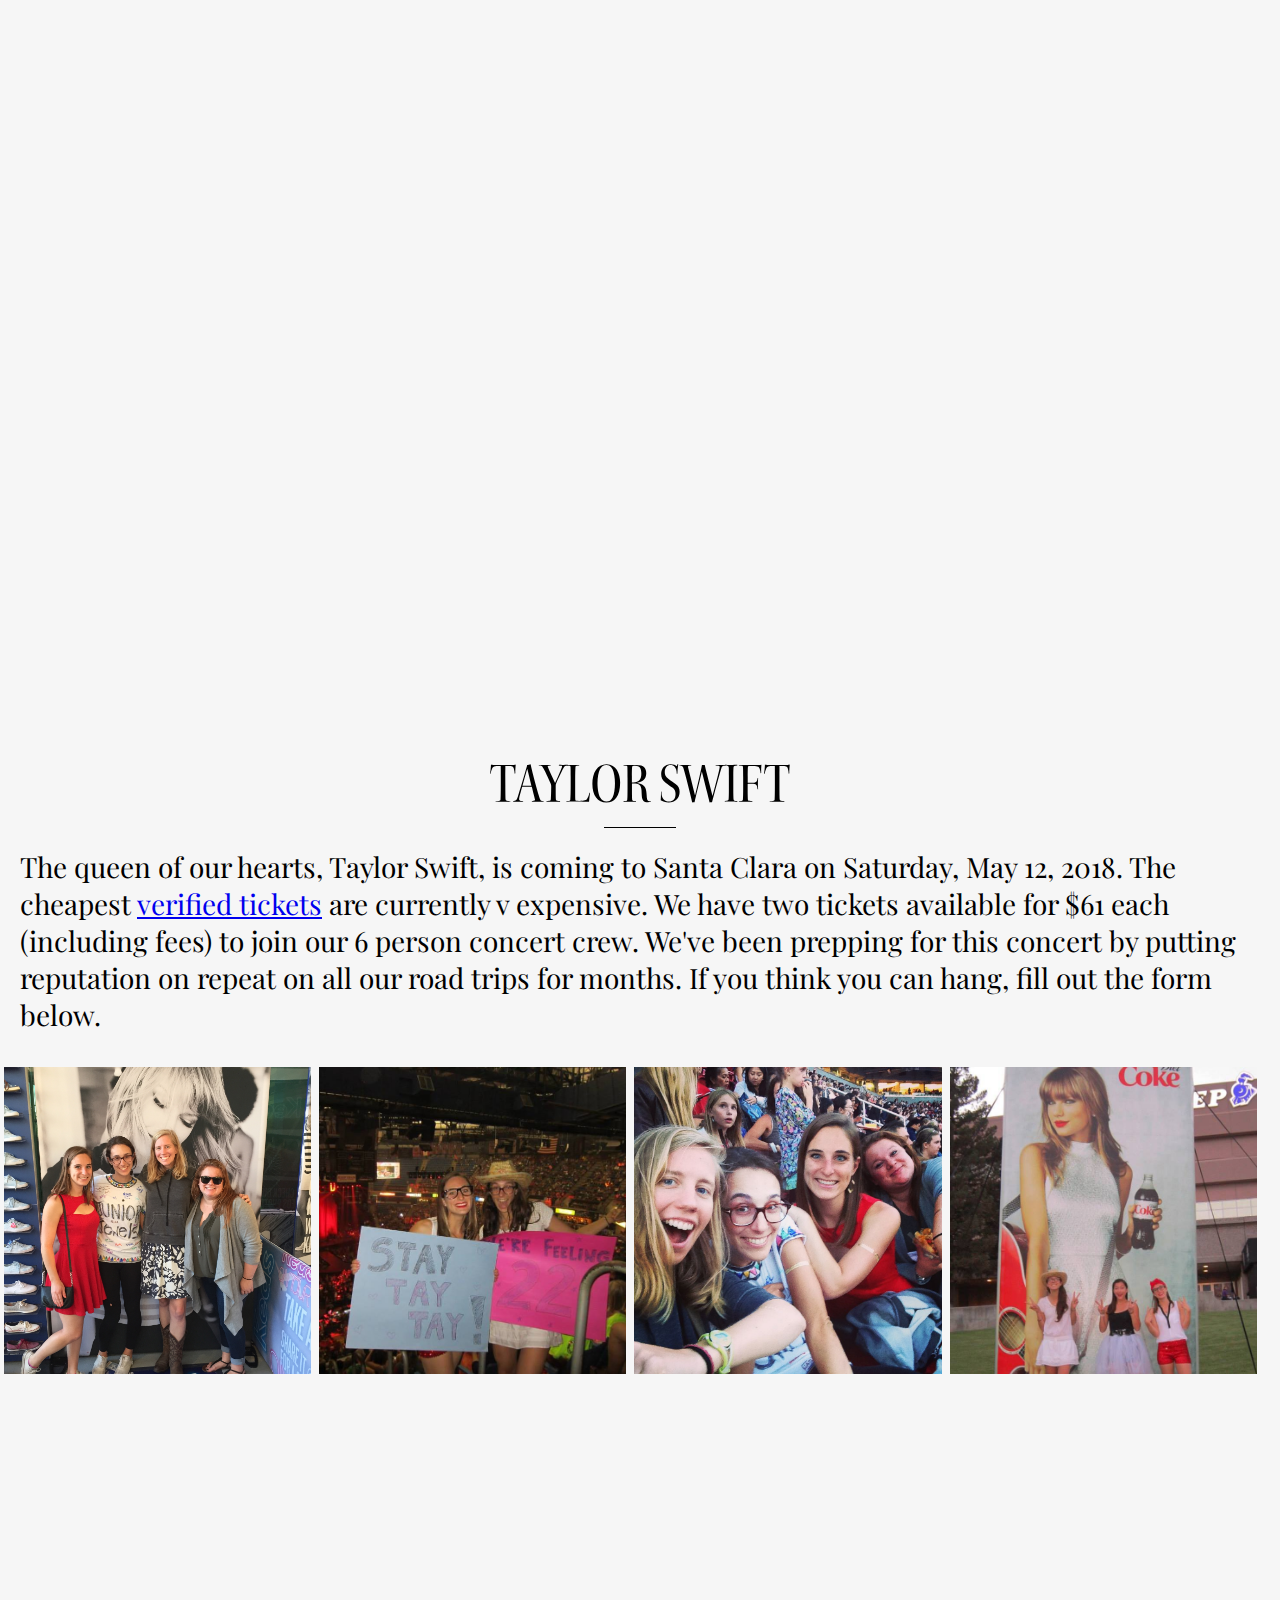
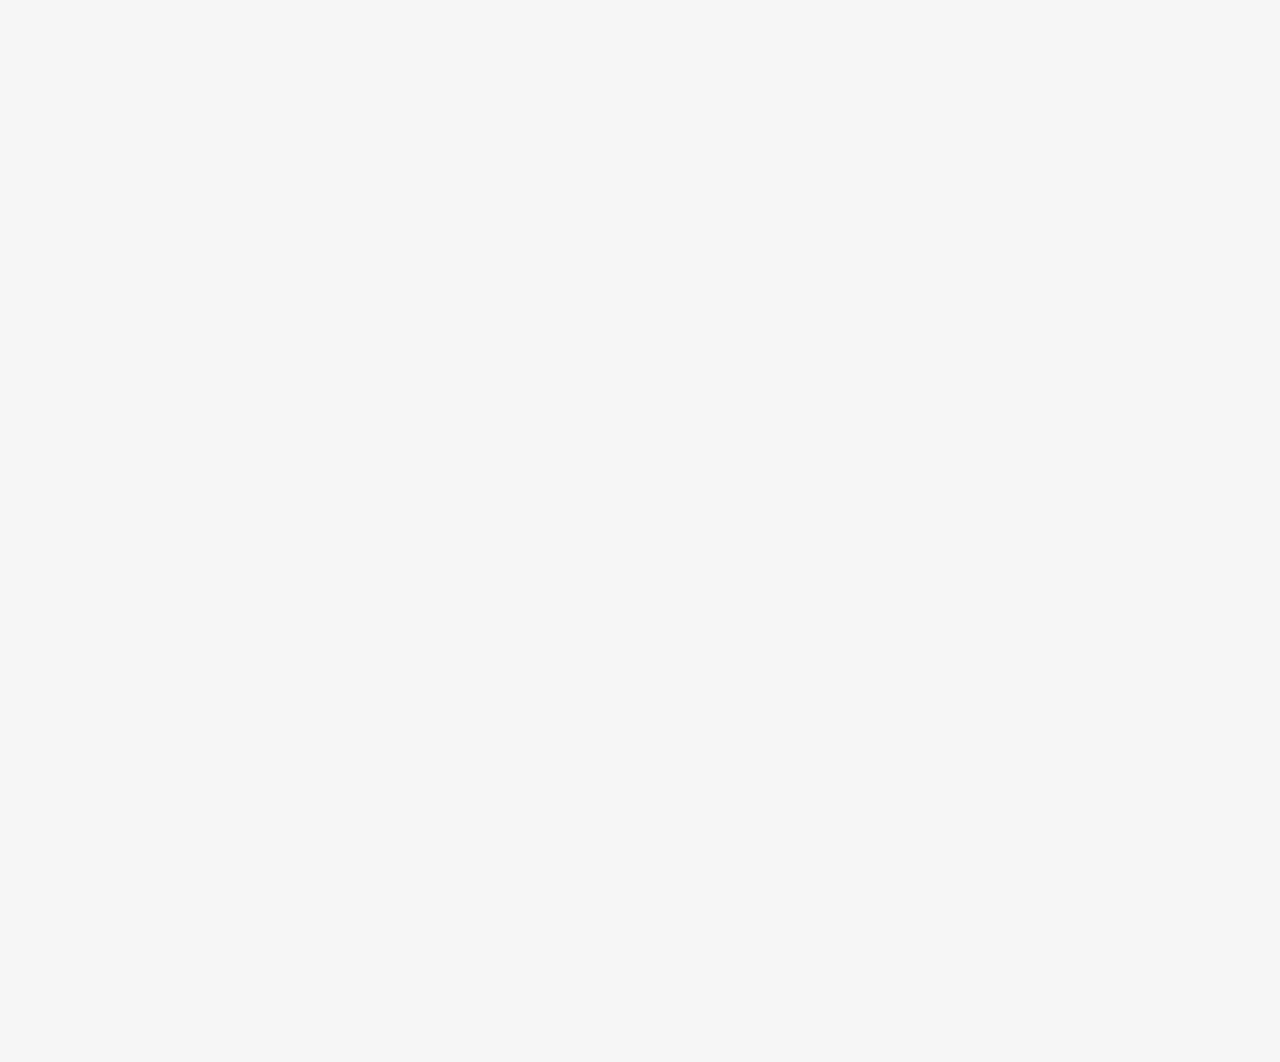
<file: taylorswift.html>
<!DOCTYPE html>
<html>
<head>
  <meta charset="UTF-8">
  <meta name="viewport" content="width=device-width, initial-scale=1, maximum-scale=1.0, user-scalable=no">
  <link href="https://fonts.googleapis.com/css?family=Playfair+Display" rel="stylesheet">
  <link rel="stylesheet" type="text/css" href="taylorswift.css">
  <link rel="shortcut icon" href="../images/favicon.ico" />
  <title>Taylor Swift - Aloha Nordic</title>
  <script>
    (function(i,s,o,g,r,a,m){i['GoogleAnalyticsObject']=r;i[r]=i[r]||function(){
    (i[r].q=i[r].q||[]).push(arguments)},i[r].l=1*new Date();a=s.createElement(o),
    m=s.getElementsByTagName(o)[0];a.async=1;a.src=g;m.parentNode.insertBefore(a,m)
    })(window,document,'script','https://www.google-analytics.com/analytics.js','ga');

    ga('create', 'UA-102590259-1', 'auto');
    ga('send', 'pageview');

  </script>
</head>
<body>
  <div class="banner-image" style="background-image: url('https://static.wonderfulunion.net/groundctrl/clients/taylor-swift/media/01/00/images/assets/original.ifAwO7OD0FrplOQ-IoqOLG9wcEbx5zPsrv28qXsBH5o.jpg')">
	  <video width="100%" autoplay loop muted>
		<source src="https://gcs-vimeo.akamaized.net/exp=1522639238~acl=%2A%2F869245672.mp4%2A~hmac=cc97cc4c0568cbde08d7c80b2da1e32c169aba11eac8a41550daa0fae66c6067/vimeo-prod-skyfire-std-us/01/3424/9/242122778/869245672.mp4" type="video/mp4">
	  </video>
  </div>
  
  <div class="logo">
	  <svg version="1.1" id="ts-logo" xmlns="http://www.w3.org/2000/svg" xmlns:xlink="http://www.w3.org/1999/xlink" x="0px" y="0px" viewBox="0 0 434.2 55.8" xml:space="preserve">
		<path class="ts-logo-path" d="M22.2,30.5c0,11.5,0.2,18.2,0.3,20.3c0.2,1.6,0.6,2.2,2,2.4c2.2,0.3,3.1,0.5,5,0.6l-0.2,1
			  c-2,0-6.4-0.3-10.8-0.3c-4,0-7.3,0.3-10.2,0.3l-0.3-0.9c1.3-0.1,2.6-0.3,4.6-0.5c1.8-0.2,2.6-0.8,2.7-2.3c0.2-3,0.3-8.7,0.3-20.9
			  V17.3c0-6,0-12.1-0.1-14.5c-10.3,0-11,0.8-12.4,3.8c-1.2,2.5-1.8,5.3-2.5,7.8L0,13.8c0.6-2.3,1.3-9.4,1.4-13.1
			  c1.8,0.7,5.9,0.8,14.7,0.8h5.6c10.6,0,13.5,0,15.6-0.8c-0.2,1.3-0.8,9.4-0.6,12.7l-1,0.7c-0.3-4.2-1.1-7.2-1.6-8.5
			  c-0.7-2.1-1.8-3-11.9-2.8c0.1,2.2-0.1,8.3-0.1,13.8L22.2,30.5z"></path>
		<path class="ts-logo-path" d="M77.7,54.8c-1.3-0.1-4.9-0.2-8.3-0.2c-3,0-6.1,0.1-8.9,0.2l0.1-1c4-0.5,4.8-0.8,4.5-2.3
			  c-0.7-3-2.9-11.4-4.6-18.5c-0.9-0.1-4-0.1-7-0.1s-6,0-6.9,0.1c-2.7,9.7-3.7,13.1-4.2,15.8c-0.8,3.7,0.2,4.6,5.7,5l-0.3,1
			  c-1.5,0-3.4-0.3-6.5-0.3c-1.9,0-5.6,0.3-7.9,0.3v-1c4-0.3,5-0.8,6.6-5.5C42.7,40.1,50.5,13.5,53,4.8c0.4-1,0.6-2.1,0.7-3.2
			  c1.3-0.1,4-0.6,5.1-1.1c2.4,12,11.5,45.3,13.7,50.7c0.6,1.6,1.3,2.2,2.7,2.4l2.6,0.3L77.7,54.8z M47,31.4c0.9,0.1,4,0.1,6.8,0.1
			  c2.8,0,5.6,0,6.1-0.1C58.3,24,55.8,14,53.9,6.7C52,13.7,49.6,21.7,47,31.4z"></path>
		<path class="ts-logo-path" d="M101.6,54.8c-2.9,0-7.3-0.3-10.5-0.3c-4,0-7,0.3-9.3,0.3l-0.3-1c1.5-0.1,2.9-0.3,4.1-0.5
			  c1.7-0.3,2.4-0.9,2.5-2.8c0.3-3.2,0.5-12.8,0.5-17.9c0.1-1.4-0.2-2.8-0.7-4c-1.3-3.4-7.2-16.3-10.7-22.4c-1.9-3.4-2.6-3.7-6.5-3.9
			  l-0.1-1c1.5,0,5.3,0.3,8.2,0.3c3.5,0,7-0.3,9-0.3l0.1,1l-3,0.3c-1.3,0.2-1.5,0.6-1.1,1.8c1.4,3.8,7.2,16.1,10.4,23.2
			  c5.5-11.8,7.8-17.4,9.8-22.5c0.6-1.9,0.2-2.3-0.8-2.4c-1.3-0.2-2.4-0.3-3.6-0.5l0.2-1c1.3,0,4.2,0.3,6.4,0.3c2,0,4-0.3,6.4-0.3
			  l0.2,1c-3.7,0.2-4.9,0.8-6.6,3.8c-3.1,5.8-7.8,15.7-10.2,21.4c-0.7,1.3-1,2.8-0.9,4.3c0,5.4,0,15.8,0.3,19.6c0.1,1,0.4,1.6,1.8,1.8
			  c0.9,0.2,2.6,0.3,4.1,0.6L101.6,54.8z"></path>
		<path class="ts-logo-path" d="M144.9,41.6c-0.5,2.7-1.1,8.4-1.5,13.2c-1.3-0.1-4.3-0.3-8.3-0.3c-4-0.1-9-0.1-14.3-0.1
			  c-3.2,0-8.9,0.3-10.3,0.3v-0.9l3.8-0.4c1.5-0.2,1.9-0.7,2-2.1c0.3-3,0.5-10.3,0.5-19.1V18.4c0-8.9-0.1-12.2-0.2-14.1
			  c-0.1-1.3-0.6-1.7-2.1-1.8l-3.2-0.2v-1c1.6,0,6.3,0.3,8.9,0.3s5.7-0.2,8.8-0.3l0.3,1l-3.7,0.3c-1.4,0.2-1.9,0.7-1.9,2.1
			  c-0.2,3.6-0.4,9.6-0.4,18.7V32c0,9.1,0,17.9,0.3,20.1c0.1,0.9,1,1.3,5.5,1.3c7.9,0,10.2-0.6,11.7-3.3c1.4-2.4,2.4-5.5,3.3-8.6
			  L144.9,41.6z"></path>
		<path class="ts-logo-path" d="M168.8,0.3c14,0,19.6,13.8,19.6,26.4c0,20.1-8.2,29.1-20.1,29.1c-12.4,0-20.1-9.9-20.1-27.1
			  C148.2,12.9,155.2,0.3,168.8,0.3L168.8,0.3z M168.2,1.4c-3.6,0-6.7,2-9,6.2c-2.1,4-3.6,11.5-3.6,20.2c0,8.6,1.6,16.4,3.7,20.3
			  c2.4,4.6,5.6,6.2,9.4,6.2c3.6,0,6.5-1.3,8.9-6.2c2-4,3.3-11.7,3.3-20.4c0-7.8-1.3-15.4-3.5-20.1C175.4,3.5,172.5,1.4,168.2,1.4
			  L168.2,1.4z"></path>
		<path class="ts-logo-path" d="M199.1,20.5c0-9.4-0.1-14.1-0.2-16.3c-0.1-1.1-0.6-1.4-1.8-1.5l-4-0.5l0.4-0.9c1.5,0,5.1,0.3,8.1,0.3
			  c3.1,0,6-0.3,9.6-0.3c6.8,0,10,1.2,12,3.4c2.1,2.1,3,5.4,3,8.7c0,8.8-5.9,12.5-13,13.7v0.3c8.3,1.1,12.2,5.2,13,12
			  c0.4,2.9,0.7,6.3,0.8,8.8c0.3,3.6,1.2,5.8,4,5.8c0.7,0,1.4-0.1,2-0.4l-0.3,1.1c-1.3,0.5-2.7,0.7-4.1,0.7c-6.2,0-8.5-3.1-8.9-9.9
			  c-0.1-2.4-0.3-5.4-0.4-7.8c-0.6-7.3-2.9-9.5-11.9-9.5h-1.9v7.7c0,8.8,0.1,12.2,0.3,15.4c0.2,2,1,2.3,5.6,2.7l-0.3,1
			  c-2.2,0-5.8-0.3-8.6-0.3c-3.1,0-6.6,0.3-9.2,0.3l0.1-1c3.8-0.2,5.1-0.7,5.3-2.4c0.3-1.7,0.4-5.9,0.4-18L199.1,20.5z M205.4,26.8h1.9
			  c8.9,0,11.8-4.9,11.8-12.9c0-2.8-0.5-5.7-1.3-7.5c-1.1-2.3-3.5-3.9-7.8-3.9c-1.1,0-2.1,0.1-3.2,0.3c-0.7,0.2-0.9,0.5-1,1.4
			  c-0.2,1-0.4,4.2-0.4,13.6L205.4,26.8z"></path>
		<path class="ts-logo-path" d="M248.4,39.7c-0.7,9,3.4,14.7,11,14.7c5.1,0,9.2-3.1,9.2-10.9c0-4-1.4-7.1-4.6-9.4c-2-1.4-6.7-4.6-9.8-7
			  c-4.8-3.5-6.4-7.7-6.4-12.6c0-7.9,5-14.2,13.8-14.2c3.9,0,7.2,1.3,8.8,3.1l1.3-3.5l0.8,0.3c-0.7,4.6-1.1,9.3-1.2,13.9l-1,0.1
			  c0.3-8.9-4.2-12.8-8.9-12.8c-5,0-8.4,3.8-8.4,10.4c0,3.5,1.3,6.8,5.1,9.5c4.6,3.5,8,5.7,10.5,7.5c4,2.6,5.9,6.4,5.9,11.3
			  c0,9.4-6.3,15.6-15.9,15.6c-4.5,0-9-1.7-11.5-3.1c0.5-5.2,0.4-10.3,0.5-12.5L248.4,39.7z"></path>
		<path class="ts-logo-path" d="M326.7,1.3c1.5,0,4.5,0.3,7.3,0.3c3.3,0,4.8-0.3,6.9-0.3v1c-4.4,0.5-5,0.8-6.4,5.3c-4,13.4-8.7,31.3-13.1,47.9
			  c-1.2-0.1-2.3-0.1-3.5,0.1c-2-9.2-6.9-27.3-11.2-44.9c-5.6,23.8-8.2,33.7-10.6,44.8c-1.1-0.3-2.4,0-3.4,0.1
			  c-2.9-13.3-9.3-38.2-12.2-48c-1.4-4.6-2.1-5.1-6.2-5.3v-1c1.5,0.1,4.6,0.3,8.3,0.3c3.2,0,6.3-0.3,8.5-0.3l0.4,1L288,2.6
			  c-1.3,0.2-1.5,0.8-1.3,2.1c3.3,13.7,7.9,31.4,10.1,40.9c4.8-19.1,9.5-40.1,10-44.1c1.4,0.1,2.8,0.1,4.1,0
			  c0.8,4.1,5.6,22.9,11.2,44.7c5.1-18,9.2-34.2,10.3-40.6c0.3-2,0.1-2.7-1.6-2.9l-4.2-0.4L326.7,1.3z"></path>
		<path class="ts-logo-path" d="M345.8,17.5c0-7.2,0-9.4-0.1-11.9c-0.1-2.8-1.3-3-5.7-3.4l0.1-1c1.8,0.1,5.6,0.3,8.7,0.3c3,0,7.3-0.3,9.1-0.3
			  l0.1,1c-4.1,0.1-5.3,0.8-5.5,2.7c-0.1,1.7-0.3,5.3-0.3,12.1v20c0,7.3,0.2,11,0.3,13.6c0.1,2.4,1.4,2.9,5.5,3.1v1
			  c-2.2-0.1-6.5-0.3-9.4-0.3c-2.8,0-7,0.1-8.7,0.3l0.1-1c4-0.1,5.3-0.8,5.5-2.9c0.2-1.9,0.3-4.9,0.3-13.8L345.8,17.5z"></path>
		<path class="ts-logo-path" d="M360.5,1.3c2.1,0,6.4,0.3,11,0.3h9.1c8.1,0,10.7-0.3,12.3-0.6c-0.4,4-0.5,8-0.3,12l-0.9,0.3
			  c-0.2-2.1-0.6-4.1-1.2-6.1c-0.9-3-2.3-4.3-9.5-4.3h-6.3c-0.7,0-1.2,0.3-1.3,1.2c-0.1,0.8-0.3,5.9-0.3,14.8v8.3
			  c0.8,0.1,3.8,0.1,5.7,0.1c6.5,0,7.8-1.3,8.6-7l0.8,0.2c-0.5,4.3-0.4,13.1,0,16h-0.9c-0.8-6-1.3-7.8-8.7-7.8c-2,0-4.9,0-5.6,0.1v8.4
			  c0,8.8,0.3,12.2,0.3,13.8c0,1.4,0.3,2.1,1.8,2.2c1,0.1,3.3,0.5,4.9,0.6l-0.2,1c-2.3,0-7.2-0.3-9.8-0.3c-3.2,0-7.8,0.3-9.6,0.3
			  l-0.1-1l3.9-0.4c1.2-0.1,1.8-0.7,1.9-2.1c0.2-1.9,0.4-7.8,0.4-15.5V19c0-9.2-0.2-13.5-0.3-14.8c0-0.9-0.8-1.7-1.7-1.7l-4.2-0.3V1.3z
			  "></path>
		<path class="ts-logo-path" d="M419,30.5c0,11.5,0.2,18.2,0.3,20.3c0.2,1.6,0.6,2.2,2,2.4c2.2,0.3,3.1,0.5,5,0.6l-0.2,1c-2,0-6.4-0.3-10.8-0.3
			  c-4,0-7.3,0.3-10.2,0.3l-0.3-0.9c1.3-0.1,2.6-0.3,4.6-0.5c1.8-0.2,2.6-0.8,2.7-2.3c0.2-3,0.3-8.7,0.3-20.9V17.3c0-6,0-12.1-0.1-14.5
			  c-10.3,0-11,0.8-12.4,3.8c-1.2,2.5-1.8,5.3-2.5,7.8l-0.8-0.6c0.6-2.3,1.3-9.4,1.4-13.1c1.8,0.7,5.9,0.8,14.8,0.8h5.6
			  c10.6,0,13.5,0,15.6-0.8c-0.2,1.3-0.8,9.4-0.6,12.7l-1,0.7c-0.3-4.2-1.1-7.2-1.6-8.5c-0.7-2.1-1.8-3-11.9-2.8
			  C419.2,5,419,11,419,16.6L419,30.5z"></path>
	  </svg>
  </div>
  
  <div class="description">
    The queen of our hearts, Taylor Swift, is coming to Santa Clara on Saturday, May 12, 2018.
    The cheapest <a href="http://taylor.lk/RSTSantaClara" target="_blank">verified tickets</a> are currently v expensive.
    We have two tickets available for $61 each (including fees) to join our 6 person concert crew.
    We've been prepping for this concert by putting reputation on repeat on all our road trips for months.
    If you think you can hang, fill out the form below.
  </div>
    
  <div class="concert-image-container">
	  <div class="concert-images">
		  <div class="concert-image" style="background-image: url('images/taylor/concert1.jpg')"></div>
		  <div class="concert-image" style="background-image: url('images/taylor/concert2.jpg')"></div>
	  </div>
	  <div class="concert-images">
		  <div class="concert-image" style="background-image: url('images/taylor/concert3.jpg')"></div>
		  <div class="concert-image" style="background-image: url('images/taylor/concert4.jpg')"></div>
	  </div>
  </div>
  
  <iframe src="https://docs.google.com/forms/d/e/1FAIpQLSehCnNEnHDDaCJd-HvYHb-7FWJBFs6MoQOVOj6NUVA_6m4JGA/viewform?embedded=true" frameborder="0" marginheight="0" marginwidth="0">Loading...</iframe>

</body>
</html>
</file>
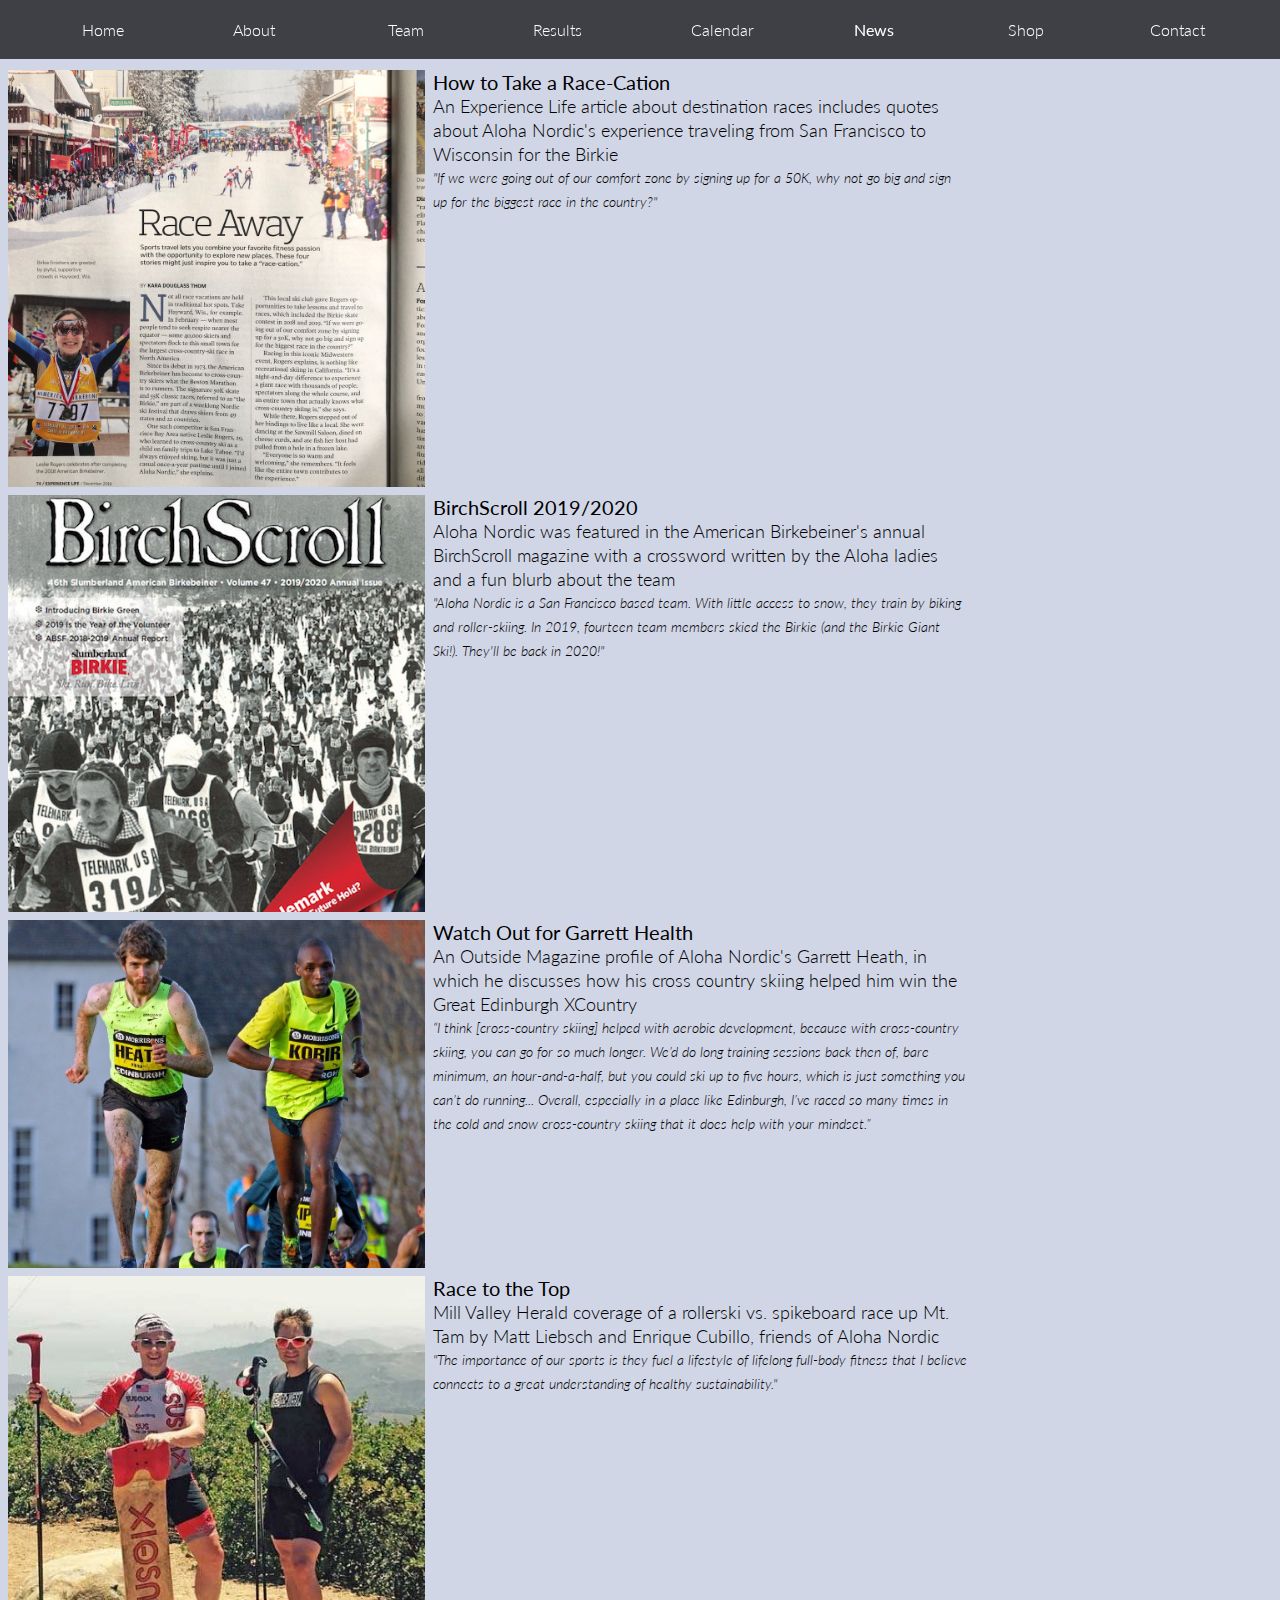
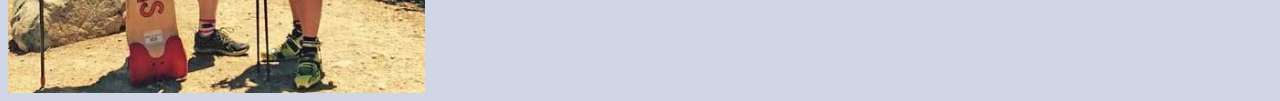
<file: pages/news.html>
<!DOCTYPE html>
<html>
<head>
  <meta charset="UTF-8">
  <meta name="viewport" content="width=device-width, initial-scale=1, maximum-scale=1.0, user-scalable=no">
  <link href="https://fonts.googleapis.com/css?family=Lato:300,400" rel="stylesheet">
  <link rel="stylesheet" type="text/css" href="../index.css">
  <link rel="stylesheet" type="text/css" href="news.css">
  <link rel="shortcut icon" href="../images/favicon.ico" />
  <title>News - Aloha Nordic</title>

</head>
<body>
<div class="menu header">
  <div class="menu-section">
	<a class="menu-item" href="/index.html">Home</a>
	<a class="menu-item" href="/pages/about.html">About</a>
	<a class="menu-item" href="/pages/team.html">Team</a>
	<a class="menu-item" href="/pages/results.html">Results</a>
  </div>
  <div class="menu-section">
	<a class="menu-item" href="/pages/calendar.html">Calendar</a>
	<a class="menu-item selected" href="/pages/news.html">News</a>
	<a class="menu-item" href="/pages/shop.html">Shop</a>
	<a class="menu-item" href="/pages/contact.html">Contact</a>
  </div>
</div>
<a id="first-item" class="link" href="https://experiencelife.com/article/how-to-take-a-race-cation/">
  <img src="/images/racecation.jpg">
  <div class="text">
  	<div class="title">How to Take a Race-Cation</div>
  	<div class="subtitle">
  	  An Experience Life article about destination races includes quotes about Aloha Nordic's experience traveling from San Francisco to Wisconsin for the Birkie
  	</div>
  	<div class="quote">
  	  "If we were going out of our comfort zone by signing up for a 50K, why not go big and sign up for the biggest race in the country?"
  	</div>
  </div>
</a>
<a class="link" href="https://issuu.com/americanbirkebeiner/docs/2020-pre-race-issue/37">
  <img src="/images/birchscroll_2020.jpg">
  <div class="text">
  	<div class="title">BirchScroll 2019/2020</div>
  	<div class="subtitle">
  	  Aloha Nordic was featured in the American Birkebeiner's annual BirchScroll magazine with a crossword written by the Aloha ladies and a fun blurb about the team
  	</div>
  	<div class="quote">
  	  "Aloha Nordic is a San Francisco based team.  With little access to snow, they train by biking and roller-skiing.  In 2019, fourteen team members skied the Birkie (and the Birkie Giant Ski!).  They'll be back in 2020!"
  	</div>
  </div>
</a>
<a class="link" href="http://www.outsideonline.com/2049031/watch-out-garrett-heath">
  <img src="/images/garrett_race.jpg">
  <div class="text">
	  <div class="title">Watch Out for Garrett Health</div>
	  <div class="subtitle">
		An Outside Magazine profile of Aloha Nordic's Garrett Heath, in which he discusses how his cross country skiing helped him win the Great Edinburgh XCountry
	  </div>
	  <div class="quote">
		“I think [cross-country skiing] helped with aerobic development, because with cross-country skiing, you can go for so much longer. We’d do long training sessions back then of, bare minimum, an hour-and-a-half, but you could ski up to five hours, which is just something you can’t do running... Overall, especially in a place like Edinburgh, I’ve raced so many times in the cold and snow cross-country skiing that it does help with your mindset.”
	  </div>
  </div>
</a>
<a class="link" href="http://www.marinscope.com/mill_valley_herald/sports/race-to-the-top/article_d9e47200-2027-11e5-8acd-83b69247a78d.html">
  <img src="/images/tam.jpg">
  <div class="text">
  	<div class="title">Race to the Top</div>
  	<div class="subtitle">
  	  Mill Valley Herald coverage of a rollerski vs. spikeboard race up Mt. Tam by Matt Liebsch and Enrique Cubillo, friends of Aloha Nordic
  	</div>
  	<div class="quote">
  	  "The importance of our sports is they fuel a lifestyle of lifelong full-body fitness that I believe connects to a great understanding of healthy sustainability."
  	</div>
  </div>
 </a>

</body>
</html>
</file>
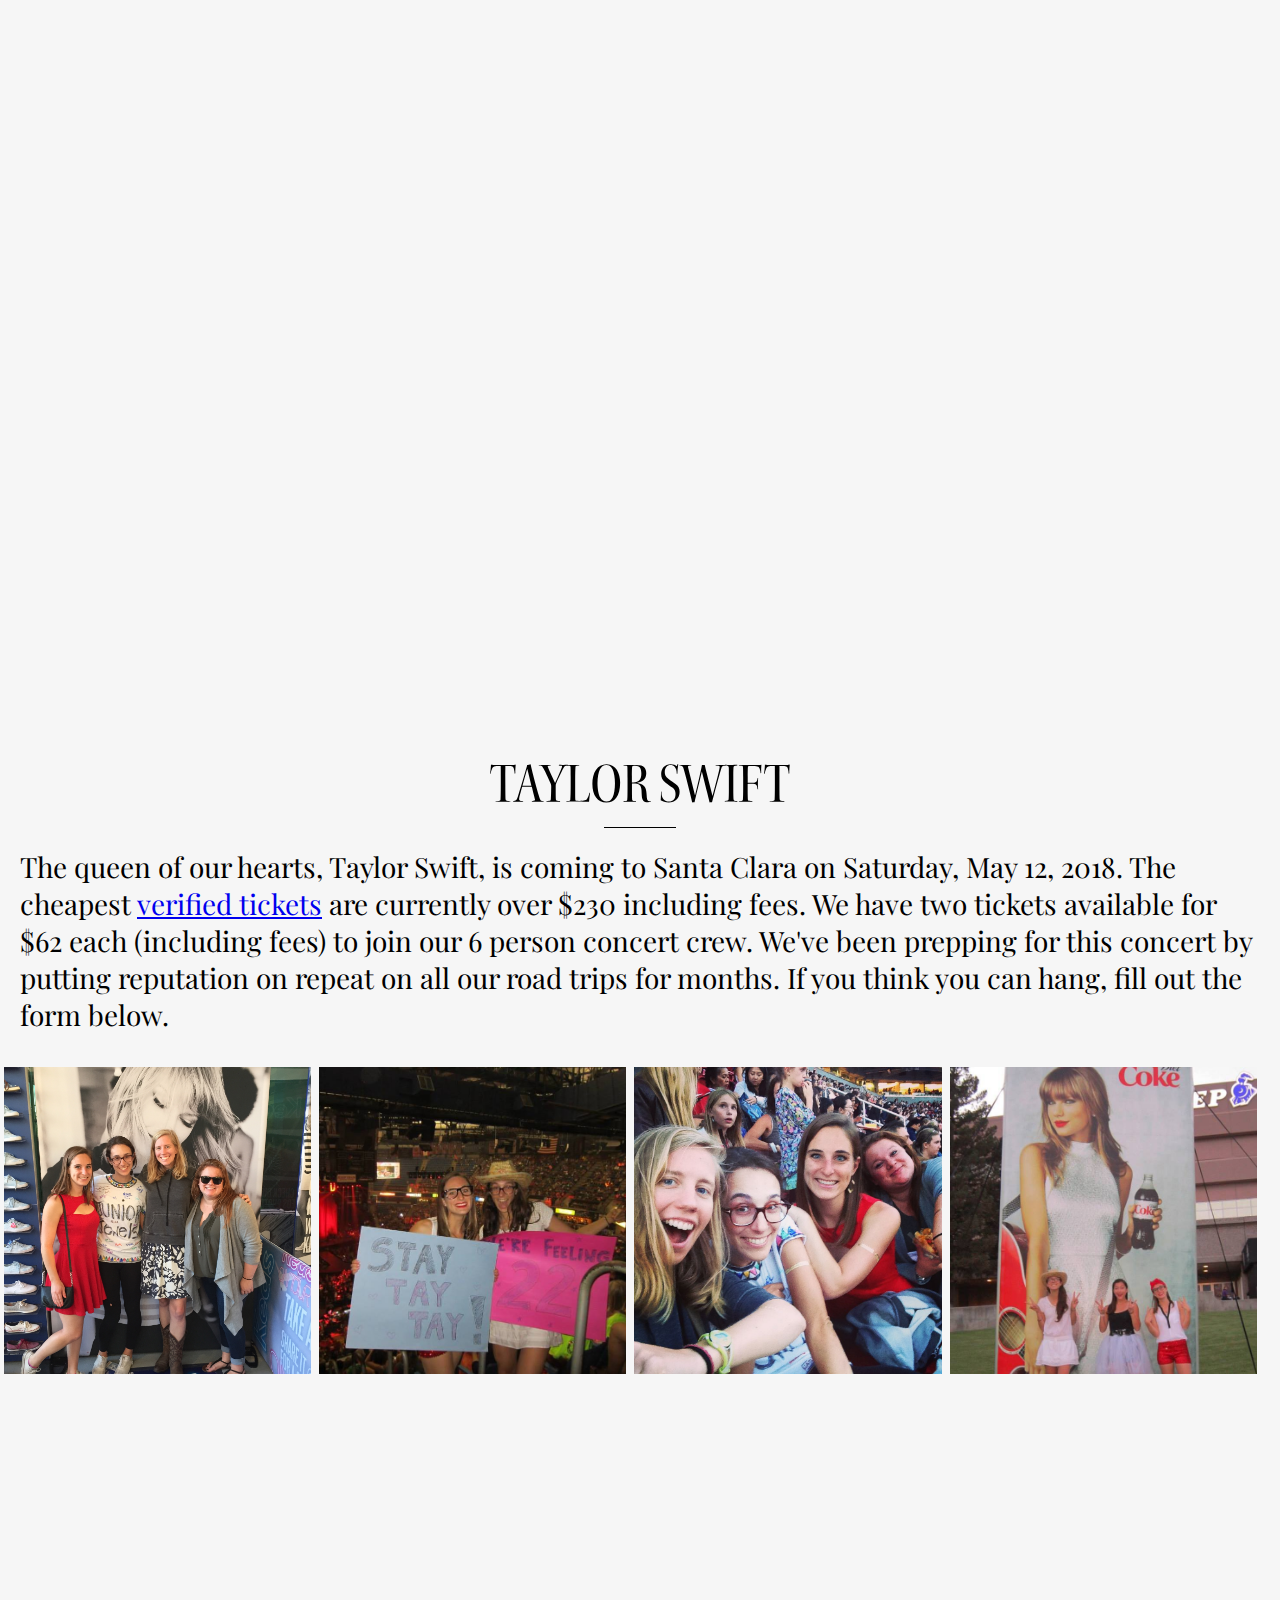
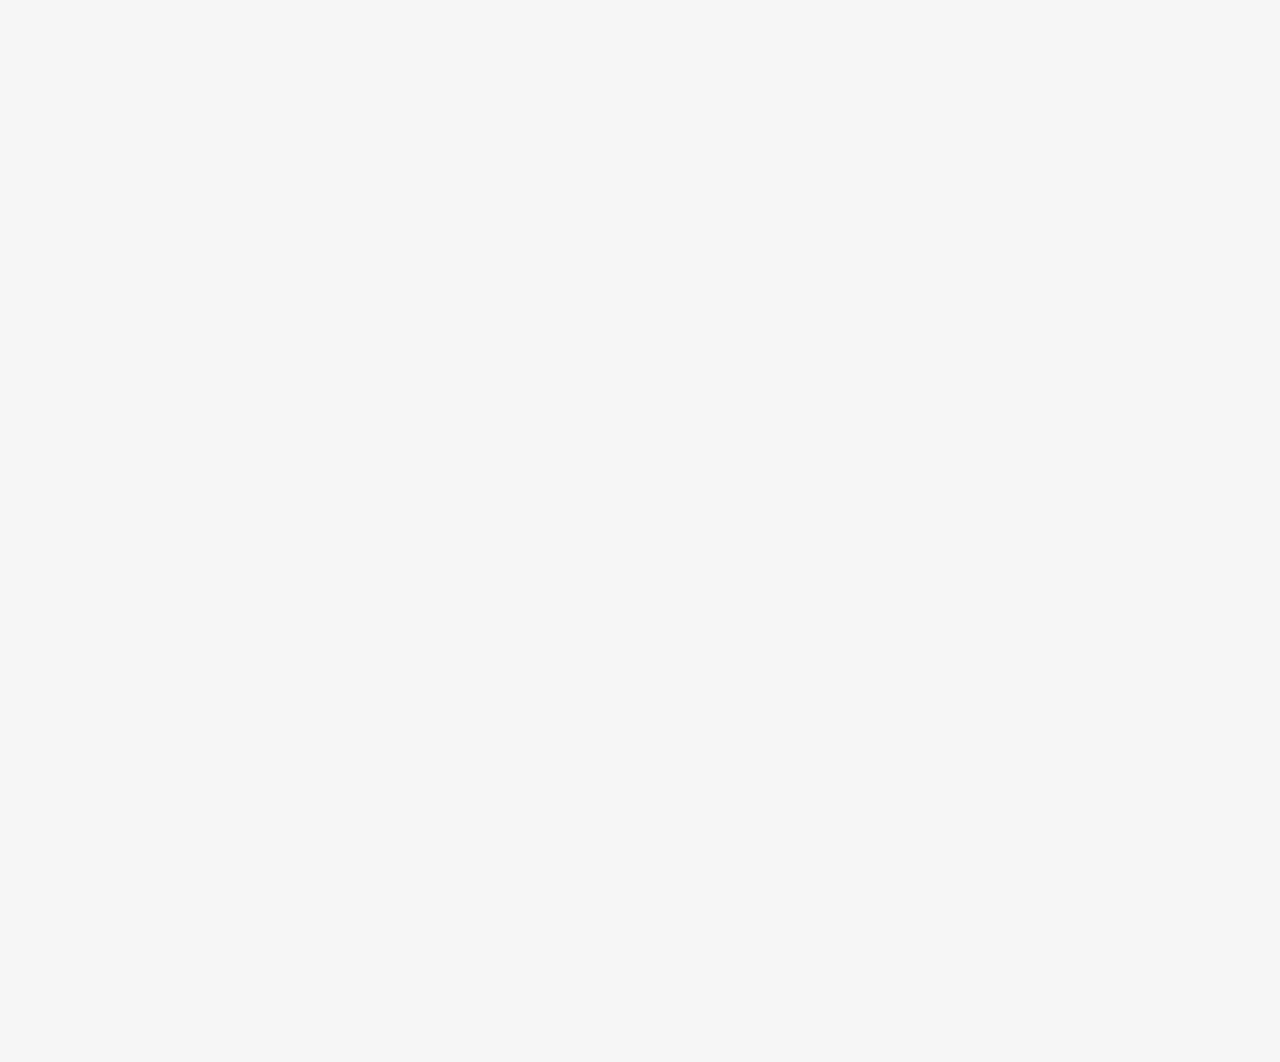
<file: pages/taylorswift.html>
<!DOCTYPE html>
<html>
<head>
  <meta charset="UTF-8">
  <meta name="viewport" content="width=device-width, initial-scale=1, maximum-scale=1.0, user-scalable=no">
  <link href="https://fonts.googleapis.com/css?family=Playfair+Display" rel="stylesheet">
  <link rel="stylesheet" type="text/css" href="taylorswift.css">
  <link rel="shortcut icon" href="../images/favicon.ico" />
  <title>Taylor Swift - Aloha Nordic</title>
  <script>
    (function(i,s,o,g,r,a,m){i['GoogleAnalyticsObject']=r;i[r]=i[r]||function(){
    (i[r].q=i[r].q||[]).push(arguments)},i[r].l=1*new Date();a=s.createElement(o),
    m=s.getElementsByTagName(o)[0];a.async=1;a.src=g;m.parentNode.insertBefore(a,m)
    })(window,document,'script','https://www.google-analytics.com/analytics.js','ga');

    ga('create', 'UA-102590259-1', 'auto');
    ga('send', 'pageview');

  </script>
</head>
<body>
  <div class="banner-image" style="background-image: url('https://static.wonderfulunion.net/groundctrl/clients/taylor-swift/media/01/00/images/assets/original.ifAwO7OD0FrplOQ-IoqOLG9wcEbx5zPsrv28qXsBH5o.jpg')">
	  <video width="100%" autoplay loop muted>
		<source src="https://gcs-vimeo.akamaized.net/exp=1522639238~acl=%2A%2F869245672.mp4%2A~hmac=cc97cc4c0568cbde08d7c80b2da1e32c169aba11eac8a41550daa0fae66c6067/vimeo-prod-skyfire-std-us/01/3424/9/242122778/869245672.mp4" type="video/mp4">
	  </video>
  </div>
  
  <div class="logo">
	  <svg version="1.1" id="ts-logo" xmlns="http://www.w3.org/2000/svg" xmlns:xlink="http://www.w3.org/1999/xlink" x="0px" y="0px" viewBox="0 0 434.2 55.8" xml:space="preserve">
		<path class="ts-logo-path" d="M22.2,30.5c0,11.5,0.2,18.2,0.3,20.3c0.2,1.6,0.6,2.2,2,2.4c2.2,0.3,3.1,0.5,5,0.6l-0.2,1
			  c-2,0-6.4-0.3-10.8-0.3c-4,0-7.3,0.3-10.2,0.3l-0.3-0.9c1.3-0.1,2.6-0.3,4.6-0.5c1.8-0.2,2.6-0.8,2.7-2.3c0.2-3,0.3-8.7,0.3-20.9
			  V17.3c0-6,0-12.1-0.1-14.5c-10.3,0-11,0.8-12.4,3.8c-1.2,2.5-1.8,5.3-2.5,7.8L0,13.8c0.6-2.3,1.3-9.4,1.4-13.1
			  c1.8,0.7,5.9,0.8,14.7,0.8h5.6c10.6,0,13.5,0,15.6-0.8c-0.2,1.3-0.8,9.4-0.6,12.7l-1,0.7c-0.3-4.2-1.1-7.2-1.6-8.5
			  c-0.7-2.1-1.8-3-11.9-2.8c0.1,2.2-0.1,8.3-0.1,13.8L22.2,30.5z"></path>
		<path class="ts-logo-path" d="M77.7,54.8c-1.3-0.1-4.9-0.2-8.3-0.2c-3,0-6.1,0.1-8.9,0.2l0.1-1c4-0.5,4.8-0.8,4.5-2.3
			  c-0.7-3-2.9-11.4-4.6-18.5c-0.9-0.1-4-0.1-7-0.1s-6,0-6.9,0.1c-2.7,9.7-3.7,13.1-4.2,15.8c-0.8,3.7,0.2,4.6,5.7,5l-0.3,1
			  c-1.5,0-3.4-0.3-6.5-0.3c-1.9,0-5.6,0.3-7.9,0.3v-1c4-0.3,5-0.8,6.6-5.5C42.7,40.1,50.5,13.5,53,4.8c0.4-1,0.6-2.1,0.7-3.2
			  c1.3-0.1,4-0.6,5.1-1.1c2.4,12,11.5,45.3,13.7,50.7c0.6,1.6,1.3,2.2,2.7,2.4l2.6,0.3L77.7,54.8z M47,31.4c0.9,0.1,4,0.1,6.8,0.1
			  c2.8,0,5.6,0,6.1-0.1C58.3,24,55.8,14,53.9,6.7C52,13.7,49.6,21.7,47,31.4z"></path>
		<path class="ts-logo-path" d="M101.6,54.8c-2.9,0-7.3-0.3-10.5-0.3c-4,0-7,0.3-9.3,0.3l-0.3-1c1.5-0.1,2.9-0.3,4.1-0.5
			  c1.7-0.3,2.4-0.9,2.5-2.8c0.3-3.2,0.5-12.8,0.5-17.9c0.1-1.4-0.2-2.8-0.7-4c-1.3-3.4-7.2-16.3-10.7-22.4c-1.9-3.4-2.6-3.7-6.5-3.9
			  l-0.1-1c1.5,0,5.3,0.3,8.2,0.3c3.5,0,7-0.3,9-0.3l0.1,1l-3,0.3c-1.3,0.2-1.5,0.6-1.1,1.8c1.4,3.8,7.2,16.1,10.4,23.2
			  c5.5-11.8,7.8-17.4,9.8-22.5c0.6-1.9,0.2-2.3-0.8-2.4c-1.3-0.2-2.4-0.3-3.6-0.5l0.2-1c1.3,0,4.2,0.3,6.4,0.3c2,0,4-0.3,6.4-0.3
			  l0.2,1c-3.7,0.2-4.9,0.8-6.6,3.8c-3.1,5.8-7.8,15.7-10.2,21.4c-0.7,1.3-1,2.8-0.9,4.3c0,5.4,0,15.8,0.3,19.6c0.1,1,0.4,1.6,1.8,1.8
			  c0.9,0.2,2.6,0.3,4.1,0.6L101.6,54.8z"></path>
		<path class="ts-logo-path" d="M144.9,41.6c-0.5,2.7-1.1,8.4-1.5,13.2c-1.3-0.1-4.3-0.3-8.3-0.3c-4-0.1-9-0.1-14.3-0.1
			  c-3.2,0-8.9,0.3-10.3,0.3v-0.9l3.8-0.4c1.5-0.2,1.9-0.7,2-2.1c0.3-3,0.5-10.3,0.5-19.1V18.4c0-8.9-0.1-12.2-0.2-14.1
			  c-0.1-1.3-0.6-1.7-2.1-1.8l-3.2-0.2v-1c1.6,0,6.3,0.3,8.9,0.3s5.7-0.2,8.8-0.3l0.3,1l-3.7,0.3c-1.4,0.2-1.9,0.7-1.9,2.1
			  c-0.2,3.6-0.4,9.6-0.4,18.7V32c0,9.1,0,17.9,0.3,20.1c0.1,0.9,1,1.3,5.5,1.3c7.9,0,10.2-0.6,11.7-3.3c1.4-2.4,2.4-5.5,3.3-8.6
			  L144.9,41.6z"></path>
		<path class="ts-logo-path" d="M168.8,0.3c14,0,19.6,13.8,19.6,26.4c0,20.1-8.2,29.1-20.1,29.1c-12.4,0-20.1-9.9-20.1-27.1
			  C148.2,12.9,155.2,0.3,168.8,0.3L168.8,0.3z M168.2,1.4c-3.6,0-6.7,2-9,6.2c-2.1,4-3.6,11.5-3.6,20.2c0,8.6,1.6,16.4,3.7,20.3
			  c2.4,4.6,5.6,6.2,9.4,6.2c3.6,0,6.5-1.3,8.9-6.2c2-4,3.3-11.7,3.3-20.4c0-7.8-1.3-15.4-3.5-20.1C175.4,3.5,172.5,1.4,168.2,1.4
			  L168.2,1.4z"></path>
		<path class="ts-logo-path" d="M199.1,20.5c0-9.4-0.1-14.1-0.2-16.3c-0.1-1.1-0.6-1.4-1.8-1.5l-4-0.5l0.4-0.9c1.5,0,5.1,0.3,8.1,0.3
			  c3.1,0,6-0.3,9.6-0.3c6.8,0,10,1.2,12,3.4c2.1,2.1,3,5.4,3,8.7c0,8.8-5.9,12.5-13,13.7v0.3c8.3,1.1,12.2,5.2,13,12
			  c0.4,2.9,0.7,6.3,0.8,8.8c0.3,3.6,1.2,5.8,4,5.8c0.7,0,1.4-0.1,2-0.4l-0.3,1.1c-1.3,0.5-2.7,0.7-4.1,0.7c-6.2,0-8.5-3.1-8.9-9.9
			  c-0.1-2.4-0.3-5.4-0.4-7.8c-0.6-7.3-2.9-9.5-11.9-9.5h-1.9v7.7c0,8.8,0.1,12.2,0.3,15.4c0.2,2,1,2.3,5.6,2.7l-0.3,1
			  c-2.2,0-5.8-0.3-8.6-0.3c-3.1,0-6.6,0.3-9.2,0.3l0.1-1c3.8-0.2,5.1-0.7,5.3-2.4c0.3-1.7,0.4-5.9,0.4-18L199.1,20.5z M205.4,26.8h1.9
			  c8.9,0,11.8-4.9,11.8-12.9c0-2.8-0.5-5.7-1.3-7.5c-1.1-2.3-3.5-3.9-7.8-3.9c-1.1,0-2.1,0.1-3.2,0.3c-0.7,0.2-0.9,0.5-1,1.4
			  c-0.2,1-0.4,4.2-0.4,13.6L205.4,26.8z"></path>
		<path class="ts-logo-path" d="M248.4,39.7c-0.7,9,3.4,14.7,11,14.7c5.1,0,9.2-3.1,9.2-10.9c0-4-1.4-7.1-4.6-9.4c-2-1.4-6.7-4.6-9.8-7
			  c-4.8-3.5-6.4-7.7-6.4-12.6c0-7.9,5-14.2,13.8-14.2c3.9,0,7.2,1.3,8.8,3.1l1.3-3.5l0.8,0.3c-0.7,4.6-1.1,9.3-1.2,13.9l-1,0.1
			  c0.3-8.9-4.2-12.8-8.9-12.8c-5,0-8.4,3.8-8.4,10.4c0,3.5,1.3,6.8,5.1,9.5c4.6,3.5,8,5.7,10.5,7.5c4,2.6,5.9,6.4,5.9,11.3
			  c0,9.4-6.3,15.6-15.9,15.6c-4.5,0-9-1.7-11.5-3.1c0.5-5.2,0.4-10.3,0.5-12.5L248.4,39.7z"></path>
		<path class="ts-logo-path" d="M326.7,1.3c1.5,0,4.5,0.3,7.3,0.3c3.3,0,4.8-0.3,6.9-0.3v1c-4.4,0.5-5,0.8-6.4,5.3c-4,13.4-8.7,31.3-13.1,47.9
			  c-1.2-0.1-2.3-0.1-3.5,0.1c-2-9.2-6.9-27.3-11.2-44.9c-5.6,23.8-8.2,33.7-10.6,44.8c-1.1-0.3-2.4,0-3.4,0.1
			  c-2.9-13.3-9.3-38.2-12.2-48c-1.4-4.6-2.1-5.1-6.2-5.3v-1c1.5,0.1,4.6,0.3,8.3,0.3c3.2,0,6.3-0.3,8.5-0.3l0.4,1L288,2.6
			  c-1.3,0.2-1.5,0.8-1.3,2.1c3.3,13.7,7.9,31.4,10.1,40.9c4.8-19.1,9.5-40.1,10-44.1c1.4,0.1,2.8,0.1,4.1,0
			  c0.8,4.1,5.6,22.9,11.2,44.7c5.1-18,9.2-34.2,10.3-40.6c0.3-2,0.1-2.7-1.6-2.9l-4.2-0.4L326.7,1.3z"></path>
		<path class="ts-logo-path" d="M345.8,17.5c0-7.2,0-9.4-0.1-11.9c-0.1-2.8-1.3-3-5.7-3.4l0.1-1c1.8,0.1,5.6,0.3,8.7,0.3c3,0,7.3-0.3,9.1-0.3
			  l0.1,1c-4.1,0.1-5.3,0.8-5.5,2.7c-0.1,1.7-0.3,5.3-0.3,12.1v20c0,7.3,0.2,11,0.3,13.6c0.1,2.4,1.4,2.9,5.5,3.1v1
			  c-2.2-0.1-6.5-0.3-9.4-0.3c-2.8,0-7,0.1-8.7,0.3l0.1-1c4-0.1,5.3-0.8,5.5-2.9c0.2-1.9,0.3-4.9,0.3-13.8L345.8,17.5z"></path>
		<path class="ts-logo-path" d="M360.5,1.3c2.1,0,6.4,0.3,11,0.3h9.1c8.1,0,10.7-0.3,12.3-0.6c-0.4,4-0.5,8-0.3,12l-0.9,0.3
			  c-0.2-2.1-0.6-4.1-1.2-6.1c-0.9-3-2.3-4.3-9.5-4.3h-6.3c-0.7,0-1.2,0.3-1.3,1.2c-0.1,0.8-0.3,5.9-0.3,14.8v8.3
			  c0.8,0.1,3.8,0.1,5.7,0.1c6.5,0,7.8-1.3,8.6-7l0.8,0.2c-0.5,4.3-0.4,13.1,0,16h-0.9c-0.8-6-1.3-7.8-8.7-7.8c-2,0-4.9,0-5.6,0.1v8.4
			  c0,8.8,0.3,12.2,0.3,13.8c0,1.4,0.3,2.1,1.8,2.2c1,0.1,3.3,0.5,4.9,0.6l-0.2,1c-2.3,0-7.2-0.3-9.8-0.3c-3.2,0-7.8,0.3-9.6,0.3
			  l-0.1-1l3.9-0.4c1.2-0.1,1.8-0.7,1.9-2.1c0.2-1.9,0.4-7.8,0.4-15.5V19c0-9.2-0.2-13.5-0.3-14.8c0-0.9-0.8-1.7-1.7-1.7l-4.2-0.3V1.3z
			  "></path>
		<path class="ts-logo-path" d="M419,30.5c0,11.5,0.2,18.2,0.3,20.3c0.2,1.6,0.6,2.2,2,2.4c2.2,0.3,3.1,0.5,5,0.6l-0.2,1c-2,0-6.4-0.3-10.8-0.3
			  c-4,0-7.3,0.3-10.2,0.3l-0.3-0.9c1.3-0.1,2.6-0.3,4.6-0.5c1.8-0.2,2.6-0.8,2.7-2.3c0.2-3,0.3-8.7,0.3-20.9V17.3c0-6,0-12.1-0.1-14.5
			  c-10.3,0-11,0.8-12.4,3.8c-1.2,2.5-1.8,5.3-2.5,7.8l-0.8-0.6c0.6-2.3,1.3-9.4,1.4-13.1c1.8,0.7,5.9,0.8,14.8,0.8h5.6
			  c10.6,0,13.5,0,15.6-0.8c-0.2,1.3-0.8,9.4-0.6,12.7l-1,0.7c-0.3-4.2-1.1-7.2-1.6-8.5c-0.7-2.1-1.8-3-11.9-2.8
			  C419.2,5,419,11,419,16.6L419,30.5z"></path>
	  </svg>
  </div>
  
  <div class="description">
    The queen of our hearts, Taylor Swift, is coming to Santa Clara on Saturday, May 12, 2018.
    The cheapest <a href="http://taylor.lk/RSTSantaClara" target="_blank">verified tickets</a> are currently over $230 including fees.
    We have two tickets available for $62 each (including fees) to join our 6 person concert crew.
    We've been prepping for this concert by putting reputation on repeat on all our road trips for months.
    If you think you can hang, fill out the form below.
  </div>
    
  <div class="concert-image-container">
	  <div class="concert-images">
		  <div class="concert-image" style="background-image: url('../images/taylor/concert1.jpg')"></div>
		  <div class="concert-image" style="background-image: url('../images/taylor/concert2.jpg')"></div>
	  </div>
	  <div class="concert-images">
		  <div class="concert-image" style="background-image: url('../images/taylor/concert3.jpg')"></div>
		  <div class="concert-image" style="background-image: url('../images/taylor/concert4.jpg')"></div>
	  </div>
  </div>
  
  <iframe src="https://docs.google.com/forms/d/e/1FAIpQLSehCnNEnHDDaCJd-HvYHb-7FWJBFs6MoQOVOj6NUVA_6m4JGA/viewform?embedded=true" frameborder="0" marginheight="0" marginwidth="0">Loading...</iframe>

</body>
</html>
</file>
<file: taylorswift.css>
body {
  background-color: #f6f6f6;
  font-family: 'Playfair Display', serif;
  margin: 0;
}

.logo {
  width: 100%;
  box-sizing: border-box;
  padding: 20px;
  margin-top: 24px;
  text-align: center;
}

.logo:after {
    content: "";
    height: 1px;
    width: 72px;
    background: #000;
    display: block;
    margin: 20px auto 0;
}

.logo svg {
  max-width: 300px;
}

.banner-image {
  width: 100%;
  padding-bottom: 56.25%;
  background-repeat: no-repeat;
  background-position: top;
  background-size: cover;
}

video {
  position: absolute;
}

.description {
  padding: 0 20px;
  font-size: 28px;
}

iframe {
  width: 100%;
  min-height: 1250px;
}

.concert-images {
  display: -webkit-box; 
  display: -moz-box;
  display: -ms-flexbox;
  display: -webkit-flex; 
  display: flex;
}

.concert-image {
  background-repeat: no-repeat;
  background-position: top;
  background-size: cover;
  width: 50vw;
  padding-bottom: 50vw;
  margin: 4px;
}

.concert-image-container {
  margin: 30px 0;
}

@media (min-width: 600px) {
  .concert-image-container {
    display: -webkit-box; 
    display: -moz-box;
    display: -ms-flexbox;
    display: -webkit-flex; 
    display: flex;
  }
  
  .concert-image {
    width: 24vw;
    padding-bottom: 24vw;
  }
}
</file>
<file: index.css>
body {
  font-family: 'Lato', Geneva, sans-serif;
  font-weight: 300;
  margin: 0;
  background-color:rgba(190,197,221,0.7);
  
  -moz-text-size-adjust: none;
  -ms-text-size-adjust: none;
  -webkit-text-size-adjust: none;
  text-size-adjust: none;
}

.header {
  position: fixed;
  top: 0;
  text-align: center;
  box-sizing: border-box;
  width: 100%;
  background-color:rgba(0,0,0,0.4);
  color: white;
}

.fixed-content {
  padding: 0;
  height: 100%;
}

.title {
  font-size: 28px;
}

.menu {
  padding: 20px 12px;
  box-sizing: border-box;
}

/* Needs to be an ID to override classes in other files*/
#first-item {
  padding-top: 70px;
}

.selected {
  font-weight: 400;
}

.menu-section {
  display: inline-block;
  width: 49%;
}

@media (max-width: 500px) {
  .menu {
    padding: 12px;
  }
  
  .menu-section:first-of-type {
    padding-bottom: 8px;
  }
  
  .menu-section:last-of-type {
    padding-top: 8px;
  }

  .menu-section {
    width: 100%;
  }
  
  #first-item {
    padding-top: 86px;
  }
}

.home-page.header {
  padding-bottom: 12px;
}

.home-page .menu {
  padding-bottom: 8px;
}

.menu-item {
  display: inline-block;
  color: #fff;
  text-decoration: none;
  width: 24%;
}

.hero-image {
  width: 100vw;
  height: 100vh;
  background-size: cover;
  background-position: center center;
}
</file>
<file: pages/news.css>
.menu {
  background-color: rgba(0,0,0,0.7);
}

.link {
  text-decoration: none;
  display: block;
  overflow: hidden;
  color: #000;
  padding: 8px 8px 0 8px;
  box-sizing: border-box;
}

.link:last-of-type {
  padding-bottom: 8px;
}

img {
  width: 100%;
  padding-right: 8px;
}

@media (orientation: landscape) {
  img {
    width: 50%;
    float: left; 
  }
}

@media (min-width: 700px) {
  .text {
    line-height: 1.5em;
  }
}

.title {
  font-size: 16px;
  font-weight: 400;
}

.subtitle {
  font-size: 14px;
}

.quote {
  font-size: 12px;
  font-style: italic;
}

@media (min-width: 900px) {
    img {
      width: 33%;
    }
    
    .text {
      padding-right: 24%;
    }
    
    .title {
	  font-size: 20px;
	}

	.subtitle {
	  font-size: 18px;
	}

	.quote {
	  font-size: 14px;
	  font-style: italic;
	}
}
</file>
<file: pages/taylorswift.css>
body {
  background-color: #f6f6f6;
  font-family: 'Playfair Display', serif;
  margin: 0;
}

.logo {
  width: 100%;
  box-sizing: border-box;
  padding: 20px;
  margin-top: 24px;
  text-align: center;
}

.logo:after {
    content: "";
    height: 1px;
    width: 72px;
    background: #000;
    display: block;
    margin: 20px auto 0;
}

.logo svg {
  max-width: 300px;
}

.banner-image {
  width: 100%;
  padding-bottom: 56.25%;
  background-repeat: no-repeat;
  background-position: top;
  background-size: cover;
}

video {
  position: absolute;
}

.description {
  padding: 0 20px;
  font-size: 28px;
}

iframe {
  width: 100%;
  min-height: 1250px;
}

.concert-images {
  display: -webkit-box; 
  display: -moz-box;
  display: -ms-flexbox;
  display: -webkit-flex; 
  display: flex;
}

.concert-image {
  background-repeat: no-repeat;
  background-position: top;
  background-size: cover;
  width: 50vw;
  padding-bottom: 50vw;
  margin: 4px;
}

.concert-image-container {
  margin: 30px 0;
}

@media (min-width: 600px) {
  .concert-image-container {
    display: -webkit-box; 
    display: -moz-box;
    display: -ms-flexbox;
    display: -webkit-flex; 
    display: flex;
  }
  
  .concert-image {
    width: 24vw;
    padding-bottom: 24vw;
  }
}
</file>
